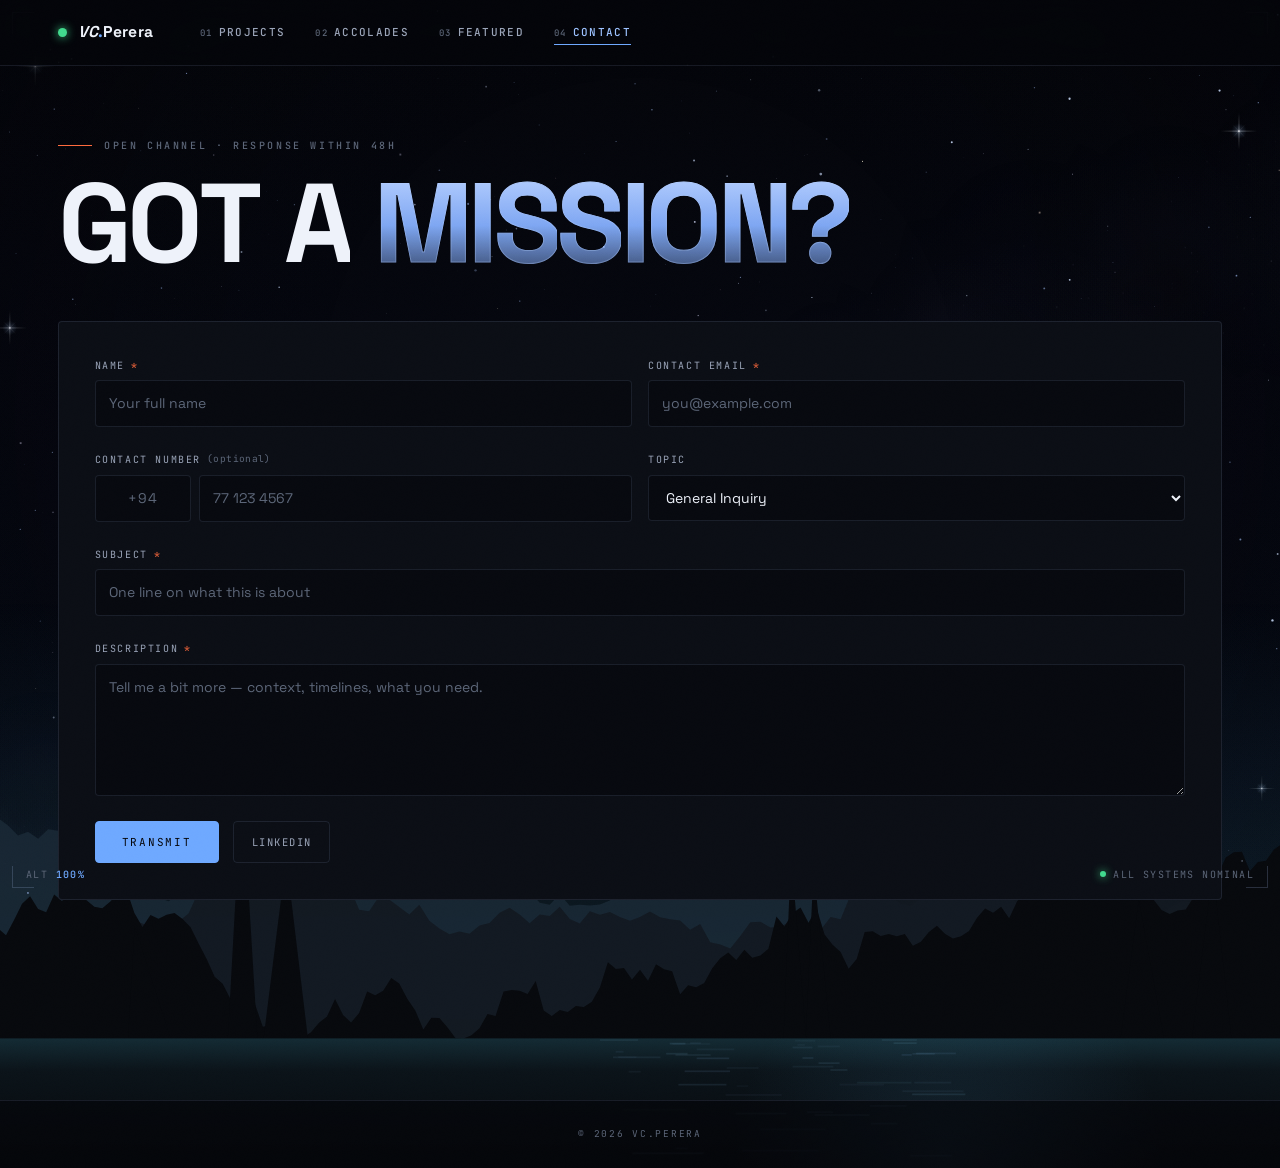
<file: contact/index.html>
<!DOCTYPE html>
<html lang="en">
<head>
<meta charset="UTF-8" />
<meta name="viewport" content="width=device-width, initial-scale=1.0" />
<title>Contact - VC.Perera</title>
<meta name="description" content="Get in touch with Vishal C. Perera — collaborations, opportunities, tutoring and enquiries." />
<meta name="theme-color" content="#05060a" />
<link rel="icon" href="data:image/svg+xml,%3Csvg xmlns='http://www.w3.org/2000/svg' viewBox='0 0 64 64'%3E%3Crect width='64' height='64' rx='14' fill='%2305060a'/%3E%3Ctext x='26' y='44' font-family='Space Grotesk,Segoe UI,Arial,sans-serif' font-size='30' font-weight='700' font-style='italic' fill='%23eef2fa' text-anchor='middle'%3EVC%3C/text%3E%3Ccircle cx='48' cy='44' r='4.6' fill='%236ea8ff'/%3E%3C/svg%3E" />
<script>(function(){try{if(sessionStorage.getItem("ptNav")==="1"){sessionStorage.removeItem("ptNav");document.documentElement.classList.add("pt-enter");}}catch(e){}})();</script>
<link rel="preconnect" href="https://fonts.googleapis.com">
<link rel="preconnect" href="https://fonts.gstatic.com" crossorigin>
<link href="https://fonts.googleapis.com/css2?family=Space+Grotesk:wght@300;400;500;600;700&family=JetBrains+Mono:wght@400;500;600;700&family=Caveat:wght@600;700&display=swap" rel="stylesheet">
<link rel="stylesheet" href="/assets/mission.css">
<style>
.nb-name i{font-style:italic;letter-spacing:0.01em;}
.nb-dot{color:var(--signal);}
.nav-clock{display:none !important;}

/* ---------------------------------------------------------- contact form */
.cf-single{padding-bottom:clamp(60px,10vh,120px);}

.cf-card{
  background:var(--panel);border:1px solid var(--line);border-radius:var(--radius);
  padding:clamp(20px,3vw,36px);
}
.cf-row{display:grid;grid-template-columns:1fr 1fr;gap:16px;}
@media(max-width:620px){ .cf-row{grid-template-columns:1fr;} }

.cf-field{display:flex;flex-direction:column;gap:7px;margin-bottom:18px;}
.cf-field label{
  font-family:var(--mono);font-size:10px;letter-spacing:.16em;text-transform:uppercase;
  color:var(--dim);display:flex;align-items:center;gap:6px;
}
.cf-field label .req{color:var(--burn);}
.cf-field .opt{color:var(--faint);text-transform:none;letter-spacing:.04em;font-size:9.5px;}

.cf-field input,.cf-field textarea,.cf-field select{
  width:100%;background:var(--void-2);color:var(--ink);
  border:1px solid var(--line);border-radius:var(--radius);
  padding:12px 13px;font-family:var(--sans);font-size:14px;line-height:1.5;
  transition:border-color 220ms var(--ease),box-shadow 220ms var(--ease),background 220ms var(--ease);
}
.cf-field textarea{resize:vertical;min-height:132px;}
.cf-field input:focus,.cf-field textarea:focus,.cf-field select:focus{
  outline:none;border-color:var(--signal);background:var(--panel-2);
  box-shadow:0 0 0 3px var(--signal-soft);
}
.cf-field input::placeholder,.cf-field textarea::placeholder{color:var(--faint);}
.cf-phone{display:flex;gap:8px;}
.cf-phone .cf-cc{width:96px;flex:none;text-align:center;letter-spacing:.06em;}
.cf-phone .cf-num{flex:1;min-width:0;}

.cf-field.invalid input,.cf-field.invalid textarea,.cf-field.invalid select{
  border-color:var(--burn);box-shadow:0 0 0 3px var(--burn-soft);
}
.cf-err{
  font-family:var(--mono);font-size:10.5px;color:var(--burn);
  min-height:0;opacity:0;transform:translateY(-3px);
  transition:opacity 200ms var(--ease),transform 200ms var(--ease);
}
.cf-field.invalid .cf-err{opacity:1;transform:none;}

/* honeypot - hidden from humans, tempting to bots */
.cf-hp{position:absolute;left:-9999px;width:1px;height:1px;overflow:hidden;}

.cf-actions{display:flex;align-items:center;gap:14px;flex-wrap:wrap;margin-top:6px;}
.cf-submit{
  font-family:var(--mono);font-size:11px;letter-spacing:.16em;text-transform:uppercase;
  background:var(--signal);color:var(--void);border:1px solid var(--signal);
  border-radius:var(--radius);padding:13px 26px;cursor:pointer;
  display:inline-flex;align-items:center;gap:9px;
  transition:background 260ms var(--ease),color 260ms var(--ease),border-color 260ms var(--ease);
}
.cf-submit:hover:not(:disabled){background:var(--burn);border-color:var(--burn);color:#fff;}
.cf-submit:disabled{opacity:.55;cursor:not-allowed;}
.cf-submit .spin{
  width:13px;height:13px;border:2px solid rgba(5,6,10,.3);border-top-color:var(--void);
  border-radius:50%;animation:cfspin .7s linear infinite;display:none;
}
.cf-submit.busy .spin{display:block;}
@keyframes cfspin{to{transform:rotate(360deg);}}


.cf-alert{
  border-radius:var(--radius);padding:14px 16px;margin-bottom:20px;display:none;
  font-size:13.5px;line-height:1.55;border:1px solid;
}
.cf-alert.show{display:block;}
.cf-alert.ok{background:var(--ok-soft);border-color:var(--ok);color:var(--ink);}
.cf-alert.bad{background:var(--burn-soft);border-color:var(--burn);color:var(--ink);}
.cf-alert b{color:var(--ink);}

/* ------------------------------------------------- small LinkedIn button */
.cf-linkedin{
  display:inline-flex;align-items:center;gap:8px;
  font-family:var(--mono);font-size:10.5px;letter-spacing:.14em;text-transform:uppercase;
  color:var(--dim);text-decoration:none;
  border:1px solid var(--line);border-radius:var(--radius);
  padding:12px 18px;
  transition:color 240ms var(--ease),border-color 240ms var(--ease),background 240ms var(--ease);
}
.cf-linkedin:hover{color:var(--ink);border-color:var(--signal);background:var(--signal-soft);}
</style>
</head>
<body>
<canvas id="stars" aria-hidden="true"></canvas>
<div class="pt" aria-hidden="true"><span class="pt-mark">Loading</span></div>

<header class="nav">
  <a class="nav-brand" href="/" aria-label="Home">
    <span class="sig"></span>
    <span class="nb-txt">
      <span class="nb-name"><i>VC</i><span class="nb-dot">.</span>Perera</span>
    </span>
  </a>
  <nav class="nav-links" aria-label="Primary">
    <a href="/projects" data-scramble><span class="idx">01</span>PROJECTS</a>
    <a href="/accolades" data-scramble><span class="idx">02</span>ACCOLADES</a>
    <a href="/featured" data-scramble><span class="idx">03</span>FEATURED</a>
    <a href="/contact" class="active" data-scramble><span class="idx">04</span>CONTACT</a>
  </nav>
  <span class="nav-spacer"></span>
  <div class="nav-tail">
    <button class="nav-burger" aria-label="Menu" aria-expanded="false"><span></span><span></span></button>
  </div>
</header>
<nav class="mmenu" aria-label="Mobile">
  <a href="/"><span class="idx">00</span>Home</a>
  <a href="/projects"><span class="idx">01</span>Projects</a>
  <a href="/accolades"><span class="idx">02</span>Accolades</a>
  <a href="/featured"><span class="idx">03</span>Featured</a>
  <a href="/contact"><span class="idx">04</span>Contact</a>
  <div class="mmeta">VC.PERERA // MISSION CONTROL // 2026</div>
</nav>

<div class="hud" aria-hidden="true">
  <span class="hud-corner tl"></span><span class="hud-corner tr"></span>
  <span class="hud-corner bl"></span><span class="hud-corner br"></span>
  <span class="hud-alt" data-alt>ALT <b>000%</b></span>
  <span class="hud-sys"><span class="blip"></span>ALL SYSTEMS NOMINAL</span>
</div>

<div class="site">
<section class="page-hero">
  <div class="ph-kicker" data-reveal="fade">
    <span class="tick"></span>
    <span class="mlabel">OPEN CHANNEL · RESPONSE WITHIN 48H</span>
  </div>
  <h1><span data-split="chars" data-split-step="20">GOT A</span> <span class="ghost" data-split="chars" data-split-step="20" data-split-delay="240">MISSION?</span></h1>
</section>

<div class="page-wrap">
  <div class="cf-single">
    <div class="cf-card">
      <div class="cf-alert ok"   id="cf-ok"   role="status" aria-live="polite"></div>
      <div class="cf-alert bad"  id="cf-bad"  role="alert"  aria-live="assertive"></div>

      <form id="cf-form" novalidate>
        <div class="cf-row">
          <div class="cf-field" id="f-name">
            <label for="in-name">Name <span class="req">*</span></label>
            <input id="in-name" name="name" type="text" autocomplete="name" placeholder="Your full name" required>
            <span class="cf-err"></span>
          </div>
          <div class="cf-field" id="f-email">
            <label for="in-email">Contact Email <span class="req">*</span></label>
            <input id="in-email" name="email" type="email" autocomplete="email" placeholder="you@example.com" required>
            <span class="cf-err"></span>
          </div>
        </div>

        <div class="cf-row">
          <div class="cf-field" id="f-phone">
            <label for="in-phone">Contact Number <span class="opt">(optional)</span></label>
            <div class="cf-phone">
              <input id="in-cc" name="country_code" type="tel" inputmode="tel" autocomplete="tel-country-code"
                     class="cf-cc" placeholder="+94" aria-label="Country code" maxlength="6">
              <input id="in-phone" name="phone" type="tel" inputmode="tel" autocomplete="tel-national"
                     class="cf-num" placeholder="77 123 4567">
            </div>
            <span class="cf-err"></span>
          </div>
          <div class="cf-field" id="f-topic">
            <label for="in-topic">Topic</label>
            <select id="in-topic" name="topic">
              <option>General Inquiry</option>
              <option>Collaboration / Partnership</option>
              <option>Tutoring</option>
              <option>Opportunity / Hiring</option>
              <option>Other</option>
            </select>
            <span class="cf-err"></span>
          </div>
        </div>

        <div class="cf-field" id="f-subject">
          <label for="in-subject">Subject <span class="req">*</span></label>
          <input id="in-subject" name="subject" type="text" placeholder="One line on what this is about" required>
          <span class="cf-err"></span>
        </div>

        <div class="cf-field" id="f-message">
          <label for="in-message">Description <span class="req">*</span></label>
          <textarea id="in-message" name="message" placeholder="Tell me a bit more — context, timelines, what you need." required></textarea>
          <span class="cf-err"></span>
        </div>

        <!-- bot trap: hidden from people, so anything filled in here is spam -->
        <div class="cf-hp" aria-hidden="true">
          <label for="in-company">Company</label>
          <input id="in-company" name="company" type="text" tabindex="-1" autocomplete="off">
        </div>

        <div class="cf-actions">
          <button class="cf-submit" type="submit" id="cf-send">
            <span class="spin" aria-hidden="true"></span>
            <span class="cf-send-txt">Transmit</span>
          </button>
          <a class="cf-linkedin" href="https://www.linkedin.com/in/vc-perera/" target="_blank" rel="noopener">LinkedIn</a>
        </div>
      </form>
    </div>



  </div>
</div>
</div>

<footer class="footer">
  <span>&copy; <span id="yr"></span> VC.PERERA</span>
</footer>

<noscript><style>
  [data-reveal]{opacity:1 !important;transform:none !important;filter:none !important;}
  .pt{display:none !important;} .sp-i{transform:none !important;}
</style></noscript>

<script src="/assets/mission.js"></script>
<script src="/assets/space-bg.js" defer></script>
<script>document.getElementById("yr").textContent=new Date().getFullYear();</script>

<script>
/* =====================================================================
   CONTACT FORM  -  submissions are emailed via Web3Forms.
   ---------------------------------------------------------------------
   accessKey MUST be set, otherwise Web3Forms rejects every submission
   and visitors get the error state. Get a key (no account needed) at
   https://web3forms.com - it is emailed to you.
   ===================================================================== */
const CONTACT_CONFIG = {
  endpoint:  "https://api.web3forms.com/submit",
  provider:  "web3forms",
  accessKey: "665776b8-58d2-40a5-8d49-13a8ca107bfd",
  subjectPrefix: "[Portfolio] "
};

(function(){
  const form = document.getElementById("cf-form");
  const btn  = document.getElementById("cf-send");
  const okBox= document.getElementById("cf-ok");
  const badBox=document.getElementById("cf-bad");

  const RULES = {
    name:    v => v.trim().length >= 2            || "Please enter your name.",
    email:   v => /^[^\s@]+@[^\s@]+\.[^\s@]{2,}$/.test(v.trim()) || "Enter a valid email address.",
    subject: v => v.trim().length >= 3            || "Give your message a subject.",
    message: v => v.trim().length >= 10           || "Please add a little more detail (10+ characters)."
  };

  // Phone is optional, but if a number is entered we require the country code
  // too — so international contacts are always reachable.
  function validatePhoneGroup(){
    const ccEl = form.elements.country_code, numEl = form.elements.phone;
    const cc = ccEl.value.trim(), num = numEl.value.trim();
    let msg = null, bad = null;
    if(num !== ""){
      if(!/^[()\-\s\d]{4,}$/.test(num)){ msg = "That doesn't look like a valid number."; bad = numEl; }
      else if(cc === ""){ msg = "Add your country code (e.g. +94)."; bad = ccEl; }
      else if(!/^\+?\d{1,4}$/.test(cc.replace(/\s/g,""))){ msg = "Enter a valid country code (e.g. +94)."; bad = ccEl; }
    }
    setError("phone", msg);
    return bad;
  }

  function fieldOf(name){ return document.getElementById("f-"+name); }

  function setError(name,msg){
    const f = fieldOf(name); if(!f) return;
    const el = f.querySelector(".cf-err");
    if(msg){ f.classList.add("invalid"); el.textContent = msg;
             f.querySelector("input,textarea").setAttribute("aria-invalid","true"); }
    else   { f.classList.remove("invalid"); el.textContent = "";
             const c=f.querySelector("input,textarea"); if(c) c.removeAttribute("aria-invalid"); }
  }

  function validate(){
    let firstBad = null;
    for(const key in RULES){
      const input = form.elements[key]; if(!input) continue;
      const res = RULES[key](input.value);
      if(res !== true){ setError(key,res); if(!firstBad) firstBad = input; }
      else setError(key,null);
    }
    const phoneBad = validatePhoneGroup();
    if(phoneBad && !firstBad) firstBad = phoneBad;
    return firstBad;
  }

  // clear a field's error as soon as the user fixes it
  Object.keys(RULES).forEach(key=>{
    const input = form.elements[key]; if(!input) return;
    input.addEventListener("input", ()=>{
      if(fieldOf(key).classList.contains("invalid") && RULES[key](input.value)===true) setError(key,null);
    });
  });
  ["country_code","phone"].forEach(n=>{
    const el = form.elements[n]; if(!el) return;
    el.addEventListener("input", ()=>{ if(fieldOf("phone").classList.contains("invalid")) validatePhoneGroup(); });
  });

  function busy(on){
    btn.disabled = on;
    btn.classList.toggle("busy", on);
    btn.querySelector(".cf-send-txt").textContent = on ? "Transmitting…" : "Transmit";
  }

  form.addEventListener("submit", async e=>{
    e.preventDefault();
    okBox.classList.remove("show"); badBox.classList.remove("show");

    // silent bot rejection
    if(form.elements.company && form.elements.company.value.trim() !== ""){
      okBox.textContent = "Thanks — your message has been sent.";
      okBox.classList.add("show"); form.reset(); return;
    }

    const bad = validate();
    if(bad){ bad.focus(); bad.scrollIntoView({block:"center",behavior:"smooth"}); return; }

    const data = {
      name:    form.elements.name.value.trim(),
      email:   form.elements.email.value.trim(),
      phone:   (function(){ var cc=form.elements.country_code.value.trim(), n=form.elements.phone.value.trim(); return n ? ((cc?cc+" ":"")+n) : "—"; })(),
      topic:   form.elements.topic.value,
      subject: CONTACT_CONFIG.subjectPrefix + form.elements.subject.value.trim(),
      message: form.elements.message.value.trim()
    };

    busy(true);
    try{
      const body = CONTACT_CONFIG.provider === "web3forms"
        ? Object.assign({
            access_key: CONTACT_CONFIG.accessKey,
            from_name : data.name,
            replyto   : data.email,   // hitting Reply in your inbox answers the sender
            botcheck  : ""            // Web3Forms' own spam trap
          }, data)
        : data;

      const res = await fetch(CONTACT_CONFIG.endpoint,{
        method:"POST",
        headers:{ "Content-Type":"application/json", "Accept":"application/json" },
        body: JSON.stringify(body)
      });

      if(res.ok){
        form.reset();
        okBox.innerHTML = "<b>Message sent.</b> Thanks for reaching out — I'll get back to you within 48 hours.";
        okBox.classList.add("show");
        okBox.scrollIntoView({block:"center",behavior:"smooth"});
      }else{
        throw new Error("HTTP "+res.status);
      }
    }catch(err){
      badBox.innerHTML = "<b>That didn't go through.</b> Please try again, or reach me on " +
                         "<a href='https://www.linkedin.com/in/vc-perera/' target='_blank' rel='noopener' style='color:var(--signal)'>LinkedIn</a>.";
      badBox.classList.add("show");
      console.error("[contact] submit failed:", err);
    }finally{
      busy(false);
    }
  });
})();
</script>

<script>
(function(){
  requestAnimationFrame(()=>requestAnimationFrame(()=>{
    document.querySelectorAll(".page-hero [data-split]").forEach(el=>el.classList.add("sp-run"));
  }));
})();
</script>
</body>
</html>
</file>
<file: assets/mission.css>
:root{

  --void:#05060a;
  --void-2:#07090f;
  --panel:#0b0e15;
  --panel-2:#10141d;
  --panel-3:#161b26;
  --line:rgba(150,172,216,0.13);
  --line-2:rgba(150,172,216,0.26);
  --ink:#eef2fa;
  --dim:#9aa4b8;
  --faint:#5c6678;
  --signal:#6ea8ff;
  --signal-2:#9cc2ff;
  --signal-soft:rgba(110,168,255,0.13);
  --signal-glow:rgba(110,168,255,0.45);
  --burn:#ff6a3d;
  --burn-soft:rgba(255,106,61,0.15);
  --ok:#41d98d;
  --ok-soft:rgba(65,217,141,0.14);
  --module:#f4f6fa;
  --module-line:#dfe5ee;

  --sans:'Space Grotesk',-apple-system,BlinkMacSystemFont,'Segoe UI',Roboto,Helvetica,Arial,sans-serif;
  --mono:'JetBrains Mono',ui-monospace,'SF Mono',SFMono-Regular,Menlo,Consolas,monospace;
  --hand:'Caveat',cursive;

  --ease:cubic-bezier(0.65,0.05,0,1);
  --ease-out:cubic-bezier(0.22,1,0.36,1);
  --fast:280ms; --med:600ms; --slow:1000ms;

  --gutter:clamp(20px,4.5vw,64px);
  --nav-h:66px;
  --radius:4px;
}

*,*::before,*::after{margin:0;padding:0;box-sizing:border-box;}
html{scroll-behavior:smooth;}
@media (prefers-reduced-motion:reduce){ html{scroll-behavior:auto;} }
html,body{background:var(--void);}
/* Clip stray horizontal overflow WITHOUT creating a scroll container:
   overflow-x:hidden on body would (now that html is non-visible) turn body
   into the scroll container and break every position:sticky pin. 'clip'
   never does. Older browsers fall back to the original hidden-on-body. */
html{overflow-x:clip;}
body{
  color:var(--ink);font-family:var(--sans);line-height:1.55;
  -webkit-font-smoothing:antialiased;text-rendering:optimizeLegibility;
  min-height:100vh;overflow-x:hidden;overflow-x:clip;
  /* Sticky footer: .site grows to fill, so the footer is pushed to the
     bottom of the page instead of stopping mid-screen on short pages.
     Only .site and .footer are in normal flow (nav/hud/scenery are fixed
     or absolute), so this lays out just those two. */
  display:flex;flex-direction:column;
}
::selection{background:var(--burn);color:#fff;}
a{color:inherit;}
img{max-width:100%;display:block;}
button{font-family:inherit;}
:focus-visible{outline:2px solid var(--signal);outline-offset:3px;border-radius:2px;}

body::after{
  content:"";position:fixed;inset:-50%;z-index:9990;pointer-events:none;
  background-image:url("data:image/svg+xml,%3Csvg xmlns='http://www.w3.org/2000/svg' width='240' height='240'%3E%3Cfilter id='n'%3E%3CfeTurbulence type='fractalNoise' baseFrequency='0.9' numOctaves='2' stitchTiles='stitch'/%3E%3C/filter%3E%3Crect width='100%25' height='100%25' filter='url(%23n)' opacity='0.5'/%3E%3C/svg%3E");
  opacity:0.05;mix-blend-mode:overlay;animation:grain 0.9s steps(2) infinite;
}
@keyframes grain{
  0%{transform:translate(0,0);}25%{transform:translate(-2%,3%);}
  50%{transform:translate(3%,-2%);}75%{transform:translate(-3%,-3%);}100%{transform:translate(2%,2%);}
}
@media (prefers-reduced-motion:reduce){ body::after{animation:none;} }

#stars{position:fixed;inset:0;z-index:0;pointer-events:none;display:block;}
.site{position:relative;z-index:1;flex:1 0 auto;}   /* grow to push footer down */

.hud{position:fixed;inset:0;z-index:80;pointer-events:none;font-family:var(--mono);}
.hud-corner{position:fixed;width:22px;height:22px;border:1px solid var(--line-2);opacity:0.9;}
.hud-corner.tl{top:12px;left:12px;border-right:0;border-bottom:0;}
.hud-corner.tr{top:12px;right:12px;border-left:0;border-bottom:0;}
.hud-corner.bl{bottom:12px;left:12px;border-right:0;border-top:0;}
.hud-corner.br{bottom:12px;right:12px;border-left:0;border-top:0;}
.hud-alt{position:fixed;bottom:18px;left:26px;font-size:10px;letter-spacing:0.14em;color:var(--faint);}
.hud-alt b{color:var(--signal);font-weight:500;}
.hud-sys{position:fixed;bottom:18px;right:26px;font-size:10px;letter-spacing:0.14em;color:var(--faint);
  display:flex;align-items:center;gap:7px;}
.hud-sys .blip{width:6px;height:6px;border-radius:50%;background:var(--ok);
  box-shadow:0 0 8px var(--ok);animation:blip 1.6s ease-in-out infinite;}
@keyframes blip{0%,100%{opacity:1;}50%{opacity:0.25;}}
@media (max-width:820px){ .hud{display:none;} }

.nav{
  position:fixed;top:0;left:0;right:0;z-index:100;height:var(--nav-h);
  display:flex;align-items:center;gap:26px;padding:0 var(--gutter);
  background:color-mix(in srgb,var(--void) 78%,transparent);
  -webkit-backdrop-filter:blur(14px) saturate(140%);backdrop-filter:blur(14px) saturate(140%);
  border-bottom:1px solid var(--line);
  transition:transform 420ms var(--ease);
}
.nav.nav-hidden{transform:translateY(-101%);}
.nav-brand{display:flex;align-items:center;gap:11px;text-decoration:none;flex:none;}
.nav-brand .sig{width:9px;height:9px;flex:none;border-radius:50%;background:var(--ok);
  box-shadow:0 0 10px var(--ok);animation:blip 2.2s ease-in-out infinite;}
.nav-brand .nb-txt{display:flex;flex-direction:column;line-height:1.12;}
.nav-brand .nb-name{font-weight:700;font-size:0.98rem;letter-spacing:0.02em;}
.nav-brand .nb-sub{font-family:var(--mono);font-size:8.5px;letter-spacing:0.3em;color:var(--faint);text-transform:uppercase;}
.nav-links{display:flex;gap:4px;margin-left:8px;}
.nav-links a{
  position:relative;text-decoration:none;font-family:var(--mono);font-size:11px;font-weight:500;
  letter-spacing:0.12em;text-transform:uppercase;color:var(--dim);padding:9px 13px;
  transition:color var(--fast) ease;
}
.nav-links a .idx{color:var(--faint);margin-right:6px;font-size:9px;}
.nav-links a::after{content:"";position:absolute;left:13px;right:13px;bottom:5px;height:1px;
  background:var(--signal);transform:scaleX(0);transform-origin:right;transition:transform 340ms var(--ease);}
.nav-links a:hover{color:var(--ink);}
.nav-links a:hover::after{transform:scaleX(1);transform-origin:left;}
.nav-links a.active{color:var(--signal-2);}
.nav-links a.active::after{transform:scaleX(1);}
.nav-spacer{flex:1;}
.nav-tail{display:flex;align-items:center;gap:18px;flex:none;}
.nav-stats{display:flex;gap:14px;font-family:var(--mono);font-size:10px;letter-spacing:0.1em;color:var(--faint);}
.nav-stats .ns{display:flex;align-items:center;gap:6px;white-space:nowrap;}
.nav-stats .ns svg{width:12px;height:12px;color:var(--signal);}
.nav-stats .num{color:var(--ink);font-weight:600;}
.nav-stats .num.loading{opacity:0.4;}
.nav-clock{font-family:var(--mono);font-size:10px;letter-spacing:0.14em;color:var(--dim);white-space:nowrap;}
.nav-clock b{color:var(--signal);font-weight:500;}
@media (max-width:1080px){ .nav-stats{display:none;} }
@media (max-width:920px){ .nav-clock{display:none;} }

.nav-burger{display:none;appearance:none;background:none;border:0;cursor:pointer;
  width:40px;height:40px;position:relative;flex:none;z-index:130;}
.nav-burger span{position:absolute;left:8px;right:8px;height:1.5px;background:var(--ink);
  transition:transform 380ms var(--ease),opacity 200ms ease,top 380ms var(--ease);}
.nav-burger span:nth-child(1){top:15px;}
.nav-burger span:nth-child(2){top:23px;}
body.menu-open .nav-burger span:nth-child(1){top:19px;transform:rotate(45deg);}
body.menu-open .nav-burger span:nth-child(2){top:19px;transform:rotate(-45deg);}
@media (max-width:720px){
  .nav-links{display:none;}
  .nav-burger{display:block;}
}
.mmenu{position:fixed;inset:0;z-index:120;background:color-mix(in srgb,var(--void) 92%,transparent);
  -webkit-backdrop-filter:blur(18px);backdrop-filter:blur(18px);
  display:flex;flex-direction:column;justify-content:center;justify-content:safe center;padding:calc(var(--nav-h) + 10px) var(--gutter) 24px;
  overflow-y:auto;opacity:0;pointer-events:none;transition:opacity 380ms ease;}
body.menu-open .mmenu{opacity:1;pointer-events:auto;}
.mmenu a{
  text-decoration:none;font-size:clamp(2rem,9vw,3.2rem);font-weight:700;letter-spacing:-0.02em;
  padding:14px 0;border-bottom:1px solid var(--line);color:var(--ink);
  display:flex;align-items:baseline;gap:16px;
  opacity:0;transform:translateY(26px);transition:opacity 500ms var(--ease),transform 500ms var(--ease);
}
.mmenu a .idx{font-family:var(--mono);font-size:11px;color:var(--burn);letter-spacing:0.2em;}
body.menu-open .mmenu a{opacity:1;transform:none;}
body.menu-open .mmenu a:nth-child(1){transition-delay:60ms;}
body.menu-open .mmenu a:nth-child(2){transition-delay:130ms;}
body.menu-open .mmenu a:nth-child(3){transition-delay:200ms;}
body.menu-open .mmenu a:nth-child(4){transition-delay:270ms;}
.mmenu .mmeta{margin-top:34px;font-family:var(--mono);font-size:10px;letter-spacing:0.2em;
  color:var(--faint);text-transform:uppercase;opacity:0;transition:opacity 500ms ease 380ms;}
body.menu-open .mmenu .mmeta{opacity:1;}

.cur-dot,.cur-ring{position:fixed;top:0;left:0;z-index:9999;pointer-events:none;
  border-radius:50%;will-change:transform;}
.cur-dot{width:6px;height:6px;background:var(--signal);margin:-3px 0 0 -3px;}
.cur-ring{
  width:38px;height:38px;margin:-19px 0 0 -19px;border:1px solid var(--signal-glow);
  display:flex;align-items:center;justify-content:center;
  transition:width 320ms var(--ease-out),height 320ms var(--ease-out),margin 320ms var(--ease-out),
    background 320ms ease,border-color 320ms ease,opacity 260ms ease;
}
.cur-ring .cur-label{
  font-family:var(--mono);font-size:9px;font-weight:600;letter-spacing:0.22em;color:var(--void);
  opacity:0;transform:scale(0.6);transition:opacity 200ms ease,transform 260ms var(--ease-out);
  text-transform:uppercase;white-space:nowrap;
}
.cur-ring.is-hover{width:56px;height:56px;margin:-28px 0 0 -28px;border-color:var(--signal);}
.cur-ring.is-label{width:74px;height:74px;margin:-37px 0 0 -37px;background:var(--signal);border-color:var(--signal);}
.cur-ring.is-label .cur-label{opacity:1;transform:scale(1);}
.cur-hidden .cur-dot,.cur-hidden .cur-ring{opacity:0;}
body.has-cursor,body.has-cursor *{cursor:none !important;}
@media (hover:none),(pointer:coarse){ .cur-dot,.cur-ring{display:none;} }

.pt{display:none;}

body.pt-exiting .site{
  transition:transform 460ms cubic-bezier(0.55,0,1,0.45),opacity 360ms ease;
  transform:translateY(72px);opacity:0;pointer-events:none;}

html.pt-enter .site{transform:translateY(-40px);opacity:0;}
html.pt-enter.pt-leave .site{
  transition:transform 720ms cubic-bezier(0.22,1,0.36,1),opacity 580ms ease;
  transform:none;opacity:1;}

.mlabel{font-family:var(--mono);font-size:10px;font-weight:500;letter-spacing:0.26em;
  text-transform:uppercase;color:var(--faint);}
.mlabel .hash{color:var(--burn);}
.sec-head{display:flex;align-items:center;gap:16px;margin-bottom:clamp(30px,5vw,54px);}
.sec-head .si{font-family:var(--mono);font-size:11px;font-weight:600;letter-spacing:0.2em;color:var(--burn);}
.sec-head .sl{font-family:var(--mono);font-size:11px;font-weight:500;letter-spacing:0.3em;
  text-transform:uppercase;color:var(--dim);white-space:nowrap;}
.sec-head .rule{flex:1;height:1px;background:var(--line);position:relative;overflow:hidden;}
.sec-head .rule::after{content:"";position:absolute;inset:0;background:var(--line-2);
  transform:scaleX(0);transform-origin:left;transition:transform 1.4s var(--ease) 200ms;}
.sec-head.is-inview .rule::after{transform:scaleX(1);}
.sec-title{
  font-size:clamp(1.1rem,3vw,2.3rem);font-weight:700;letter-spacing:-0.035em;line-height:0.98;
  text-transform:uppercase;margin-bottom:clamp(24px,3.5vh,38px);
}
.sec-title .thin{font-weight:300;color:var(--dim);}

.mbtn{
  --btn-ink:var(--ink);
  position:relative;z-index:0;display:inline-flex;align-items:center;gap:10px;overflow:hidden;
  font-family:var(--mono);font-size:11px;font-weight:600;letter-spacing:0.2em;text-transform:uppercase;
  color:var(--btn-ink);text-decoration:none;background:transparent;border:1px solid var(--line-2);
  padding:15px 26px;cursor:pointer;border-radius:2px;
  transition:color 340ms var(--ease),border-color 340ms ease,transform 340ms var(--ease-out);
  clip-path:polygon(0 0,calc(100% - 12px) 0,100% 12px,100% 100%,0 100%);
}
.mbtn::before{content:"";position:absolute;inset:0;background:var(--signal);z-index:-1;
  transform:scaleY(0);transform-origin:bottom;transition:transform 380ms var(--ease);}
.mbtn:hover{color:var(--void);border-color:var(--signal);}
.mbtn:hover::before{transform:scaleY(1);}
.mbtn svg{width:14px;height:14px;flex:none;transition:transform 340ms var(--ease);}
.mbtn:hover svg{transform:translateX(4px);}
.mbtn.solid{background:var(--signal);color:var(--void);border-color:var(--signal);}
.mbtn.solid::before{background:var(--burn);}
.mbtn.solid:hover{border-color:var(--burn);color:#fff;}
.mbtn.ghost-burn::before{background:var(--burn);}
.mbtn.ghost-burn:hover{border-color:var(--burn);color:#fff;}

.alink{display:inline-flex;align-items:center;gap:9px;text-decoration:none;
  font-family:var(--mono);font-size:11px;font-weight:600;letter-spacing:0.2em;text-transform:uppercase;
  color:var(--signal-2);}
.alink svg{width:14px;height:14px;transition:transform 300ms var(--ease);}
.alink:hover svg{transform:translateX(5px);}

[data-reveal]{opacity:0;transform:translateY(30px);filter:blur(5px);
  transition:opacity 0.9s var(--ease),transform 0.9s var(--ease),filter 0.9s var(--ease);
  transition-delay:var(--rd,0ms);will-change:opacity,transform,filter;}
[data-reveal].is-inview{opacity:1;transform:none;filter:none;}
[data-reveal="fade"]{transform:none;}
[data-reveal="left"]{transform:translateX(-40px);}
[data-reveal="right"]{transform:translateX(40px);}
[data-reveal="scale"]{transform:scale(0.92);}

.sp-w{display:inline-block;overflow:hidden;vertical-align:top;}
.sp-i{display:inline-block;transform:translateY(115%) rotate(4deg);
  transition:transform 0.9s var(--ease);transition-delay:var(--sd,0ms);will-change:transform;}
.is-inview .sp-i,.sp-run .sp-i{transform:none;}
@media (prefers-reduced-motion:reduce){
  [data-reveal]{opacity:1;transform:none;filter:none;transition:none;}
  .sp-i{transform:none;transition:none;}
}

.mq{overflow:hidden;border-top:1px solid var(--line);border-bottom:1px solid var(--line);
  padding:18px 0;position:relative;background:color-mix(in srgb,var(--panel) 55%,transparent);}
.mq-track{display:flex;gap:0;width:max-content;will-change:transform;}
.mq-seg{display:flex;align-items:center;flex:none;}
.mq-seg span{font-family:var(--mono);font-size:clamp(0.8rem,1.6vw,1.05rem);font-weight:500;
  letter-spacing:0.3em;text-transform:uppercase;color:var(--dim);white-space:nowrap;padding:0 28px;}
.mq-seg .star{color:#ffd24a;font-size:1.05em;padding:0;display:inline-block;transform-origin:center;
  text-shadow:0 0 6px rgba(255,210,74,0.5);animation:starTwinkle 2.6s ease-in-out infinite;}
.mq-seg .star:nth-child(4n){animation-delay:-1.3s;}
.mq-seg .star:nth-child(4n+2){animation-delay:-0.6s;}
@keyframes starTwinkle{
  0%,100%{opacity:0.4;transform:scale(0.72);text-shadow:0 0 3px rgba(255,210,74,0.3);}
  50%{opacity:1;transform:scale(1.2);text-shadow:0 0 11px rgba(255,214,90,0.9);}
}
@media (prefers-reduced-motion:reduce){ .mq{display:none;} }

.page-hero{padding:calc(var(--nav-h) + clamp(44px,8vh,90px)) var(--gutter) clamp(26px,4vh,44px);
  position:relative;overflow:visible;}
.page-hero .ph-kicker{margin-bottom:18px;display:flex;align-items:center;gap:12px;}
.ph-kicker .hero-quote{margin-left:auto;margin-bottom:0;min-height:unset;}
.page-hero .ph-kicker .tick{width:34px;height:1px;background:var(--burn);}
.page-hero h1{
  font-size:clamp(2.8rem,9.5vw,7rem);font-weight:700;letter-spacing:-0.04em;line-height:0.92;
  text-transform:uppercase;
}
.page-hero h1 .ghost{
  color:transparent;-webkit-text-fill-color:transparent;
  background:linear-gradient(180deg,#b6d0ff 0%,#7ea6f2 52%,rgba(126,166,242,0.42) 100%);
  -webkit-background-clip:text;background-clip:text;
  -webkit-text-stroke:1px rgba(182,208,255,0.34);
}
.page-hero h1 .ghost .sp-i{
  background:linear-gradient(180deg,#b6d0ff 0%,#7ea6f2 52%,rgba(126,166,242,0.42) 100%);
  -webkit-background-clip:text;background-clip:text;
  color:transparent;-webkit-text-fill-color:transparent;
  -webkit-text-stroke:1px rgba(182,208,255,0.34);
}
.ph-meta{display:flex;align-items:flex-end;justify-content:space-between;gap:28px;flex-wrap:wrap;
  margin-top:clamp(24px,4vh,40px);}
.hero-quote{font-family:var(--hand);font-weight:600;font-size:clamp(1.15rem,2.2vw,1.5rem);
  line-height:1.3;color:var(--dim);text-align:right;min-height:1.4em;}
.hero-quote .q-grey{color:var(--faint);}
.hero-quote .q-cursor{display:inline-block;width:2px;height:1.02em;margin-left:3px;
  background:var(--burn);vertical-align:-0.15em;animation:q-blink 900ms step-end infinite;}
@keyframes q-blink{50%{opacity:0;}}
@media (prefers-reduced-motion:reduce){ .hero-quote .q-cursor{animation:none;opacity:0;} }
@media (max-width:760px){ .hero-quote{text-align:left;} .ph-meta{align-items:flex-start;} }

.filter-row{display:flex;align-items:center;gap:10px;flex-wrap:wrap;position:relative;z-index:30;}
.dd-stack{display:flex;gap:10px;flex-wrap:wrap;}
.dd{position:relative;}
.dd-btn{
  appearance:none;display:inline-flex;align-items:center;gap:10px;cursor:pointer;
  background:color-mix(in srgb,var(--panel) 80%,transparent);border:1px solid var(--line-2);color:var(--ink);
  font-family:var(--mono);font-size:10.5px;font-weight:500;letter-spacing:0.14em;text-transform:uppercase;
  padding:11px 14px;border-radius:2px;min-width:190px;white-space:nowrap;
  transition:border-color var(--fast) ease,background var(--fast) ease;
  clip-path:polygon(0 0,calc(100% - 9px) 0,100% 9px,100% 100%,0 100%);
}
.dd-btn:hover{border-color:var(--signal);}
.dd-btn.has-value{border-color:var(--burn);}
.dd-btn.has-value .dd-val{color:var(--burn);}
.dd-btn .dd-lead{color:var(--faint);font-size:9px;letter-spacing:0.24em;}
.dd-btn .dd-val{color:var(--signal-2);font-weight:600;margin-left:auto;}
.dd-btn svg.chev{width:12px;height:12px;color:var(--dim);transition:transform 300ms var(--ease);flex:none;}
.dd.open .dd-btn svg.chev{transform:rotate(180deg);}
.dd-menu{
  position:absolute;top:calc(100% + 8px);left:0;min-width:100%;max-width:300px;max-height:360px;
  overflow-y:auto;background:var(--panel-2);border:1px solid var(--line-2);border-radius:3px;
  box-shadow:0 24px 60px rgba(0,0,0,0.65);padding:6px;z-index:50;
  opacity:0;transform:translateY(-8px);pointer-events:none;
  transition:opacity 260ms var(--ease-out),transform 260ms var(--ease-out);
}
.dd.open .dd-menu{opacity:1;transform:none;pointer-events:auto;}
.dd-opt{display:flex;align-items:center;justify-content:space-between;gap:10px;padding:9px 11px;
  border-radius:2px;font-family:var(--mono);font-size:10.5px;letter-spacing:0.08em;color:var(--dim);
  cursor:pointer;transition:background var(--fast) ease,color var(--fast) ease;white-space:nowrap;}
.dd-opt:hover{background:var(--signal-soft);color:var(--ink);}
.dd-opt.selected{color:var(--signal-2);background:var(--signal-soft);}
.dd-opt .count{font-size:9.5px;color:var(--faint);font-variant-numeric:tabular-nums;}
.dd-opt .check{width:12px;height:12px;opacity:0;flex:none;color:var(--signal);}
.dd-opt.selected .check{opacity:1;}
.clear-btn{appearance:none;display:inline-flex;align-items:center;justify-content:center;
  width:38px;height:38px;flex:none;border-radius:2px;cursor:pointer;
  background:transparent;border:1px solid var(--line-2);color:var(--dim);
  transition:all var(--fast) ease;}
.clear-btn svg{width:13px;height:13px;}
.clear-btn:hover{color:var(--burn);border-color:var(--burn);}

.dd-menu.multi{min-width:290px;}
.so-hint{font-family:var(--mono);font-size:9px;letter-spacing:0.1em;color:var(--faint);
  text-transform:uppercase;padding:8px 10px 10px;border-bottom:1px solid var(--line);margin-bottom:5px;}
.so-row{display:flex;align-items:center;gap:9px;padding:8px 10px;border-radius:2px;cursor:pointer;
  font-family:var(--mono);font-size:10.5px;color:var(--dim);letter-spacing:0.05em;
  transition:background var(--fast) ease,color var(--fast) ease;}
.so-row:hover{background:var(--signal-soft);color:var(--ink);}
.so-row.on{color:var(--ink);}
.so-grip{color:var(--faint);cursor:grab;display:inline-flex;}
.so-grip svg{width:13px;height:13px;}
.so-check{width:15px;height:15px;flex:none;border:1px solid var(--line-2);border-radius:2px;
  display:inline-flex;align-items:center;justify-content:center;transition:all var(--fast) ease;}
.so-check svg{width:9px;height:9px;color:var(--void);opacity:0;}
.so-row.on .so-check{background:var(--signal);border-color:var(--signal);}
.so-row.on .so-check svg{opacity:1;}
.so-label{flex:1;min-width:0;overflow:hidden;text-overflow:ellipsis;white-space:nowrap;}
.so-count{font-size:9.5px;color:var(--faint);}
.so-row.dragging{opacity:0.35;}
.so-row.drop-target{box-shadow:inset 0 2px 0 var(--burn);}
.so-actions{display:flex;gap:6px;padding:8px 6px 4px;border-top:1px solid var(--line);margin-top:5px;}
.so-actions button{flex:1;appearance:none;background:transparent;border:1px solid var(--line-2);
  color:var(--dim);font-family:var(--mono);font-size:9px;letter-spacing:0.14em;text-transform:uppercase;
  padding:7px 4px;border-radius:2px;cursor:pointer;transition:all var(--fast) ease;}
.so-actions button:hover{color:var(--ink);border-color:var(--signal);}

.results-meta{display:block;font-family:var(--mono);font-size:10px;letter-spacing:0.22em;
  text-transform:uppercase;color:var(--faint);margin:4px 2px 22px;}
.ph-results{display:inline-flex;align-items:center;gap:6px;font-family:var(--mono);font-size:11px;
  letter-spacing:0.22em;text-transform:uppercase;color:var(--dim);}
.ph-results .ph-dot{color:var(--ok);font-weight:700;line-height:1;}

.page-wrap{padding:10px var(--gutter) 110px;position:relative;}
#render-root{transition:opacity 300ms ease;}
.grid{display:grid;grid-template-columns:1fr;gap:22px;}
@media (min-width:720px){ .grid{grid-template-columns:repeat(2,1fr);} }
@media (min-width:1120px){ .grid{grid-template-columns:repeat(3,1fr);} }

.card{
  position:relative;background:var(--panel);border:1px solid var(--line);border-radius:var(--radius);
  overflow:hidden;display:flex;flex-direction:column;
  transition:transform 500ms var(--ease-out),border-color 400ms ease,box-shadow 500ms ease;
  animation:cardIn 0.85s var(--ease) both;
}
@keyframes cardIn{from{opacity:0;transform:translateY(36px);}to{opacity:1;transform:none;}}
.grid .card:nth-child(1){animation-delay:0.02s;}  .grid .card:nth-child(2){animation-delay:0.08s;}
.grid .card:nth-child(3){animation-delay:0.14s;}  .grid .card:nth-child(4){animation-delay:0.20s;}
.grid .card:nth-child(5){animation-delay:0.26s;}  .grid .card:nth-child(6){animation-delay:0.32s;}
.grid .card:nth-child(7){animation-delay:0.38s;}  .grid .card:nth-child(8){animation-delay:0.44s;}
.grid .card:nth-child(9){animation-delay:0.50s;}  .grid .card:nth-child(n+10){animation-delay:0.56s;}
@media (prefers-reduced-motion:reduce){ .card{animation:none;} }
.card::before,.card::after{
  content:"";position:absolute;width:14px;height:14px;z-index:5;pointer-events:none;
  border:1px solid transparent;transition:border-color 400ms ease;
}
.card::before{top:7px;left:7px;border-right:0;border-bottom:0;}
.card::after{bottom:7px;right:7px;border-left:0;border-top:0;}
.card:hover{transform:translateY(-7px);border-color:var(--line-2);
  box-shadow:0 30px 70px rgba(0,0,0,0.55),0 0 0 1px var(--signal-soft);}
.card:hover::before,.card:hover::after{border-color:var(--signal);}

.thumb{position:relative;aspect-ratio:1000/772;margin:12px 12px 0;overflow:hidden;border-radius:3px;
  background:var(--panel-2);border:1px solid var(--line);}
.thumb img{position:absolute;inset:0;width:100%;height:100%;
  background:var(--panel-2);transition:transform 900ms var(--ease-out),filter 600ms ease;}
.thumb::after{content:"";position:absolute;top:0;bottom:0;left:-80%;width:55%;z-index:2;pointer-events:none;
  background:linear-gradient(100deg,transparent,rgba(160,195,255,0.14),transparent);
  transform:skewX(-18deg);transition:left 0.9s var(--ease);}
.card:hover .thumb::after{left:130%;}
.thumb .thumb-click{position:absolute;inset:0;z-index:3;background:transparent;cursor:pointer;}
.thumb.cs{border-style:dashed;border-color:var(--line-2);display:flex;align-items:center;justify-content:center;}
.cs-badge{display:inline-flex;align-items:center;gap:9px;font-family:var(--mono);font-size:10px;
  letter-spacing:0.24em;text-transform:uppercase;color:var(--faint);}
.cs-badge svg{width:16px;height:16px;opacity:0.7;}

.card-body{padding:16px 16px 14px;display:flex;flex-direction:column;flex:1;}
.card-title{font-size:0.94rem;font-weight:650;letter-spacing:-0.01em;color:var(--ink);line-height:1.32;
  margin:0;white-space:nowrap;overflow:hidden;text-overflow:ellipsis;}
.card-issuer{font-family:var(--mono);font-size:9.5px;letter-spacing:0.16em;text-transform:uppercase;
  color:var(--faint);margin-top:7px;}
.card-desc{font-size:0.82rem;color:var(--dim);line-height:1.5;margin:10px 0 12px;
  height:calc(2 * 0.82rem * 1.5);display:-webkit-box;-webkit-line-clamp:2;-webkit-box-orient:vertical;overflow:hidden;}
.card-foot{display:flex;align-items:center;justify-content:space-between;gap:10px;margin-top:auto;}
.card-tags{display:flex;flex-wrap:wrap;gap:6px;min-width:0;}
.tag{font-family:var(--mono);font-size:9px;font-weight:600;letter-spacing:0.12em;text-transform:uppercase;
  color:var(--signal-2);background:var(--signal-soft);border:1px solid transparent;
  padding:4px 9px;border-radius:2px;cursor:pointer;transition:all var(--fast) ease;white-space:nowrap;}
.tag:hover{border-color:var(--signal);color:var(--ink);}

.btn{appearance:none;font-family:var(--mono);font-size:9.5px;font-weight:600;letter-spacing:0.16em;
  text-transform:uppercase;border-radius:2px;cursor:pointer;text-decoration:none;
  display:inline-flex;align-items:center;justify-content:center;gap:6px;padding:8px 13px;flex:none;
  white-space:nowrap;transition:all var(--fast) ease;border:1px solid transparent;}
.btn svg{width:12px;height:12px;}
.btn-open,.btn-view{background:var(--signal);color:var(--void);border-color:var(--signal);}
.btn-open:hover,.btn-view:hover{background:var(--signal-2);border-color:var(--signal-2);transform:translateY(-1px);}
.btn-open[aria-disabled="true"]{opacity:0.4;cursor:not-allowed;background:var(--panel-3);
  color:var(--faint);border-color:var(--line-2);transform:none;}
.btn-verify{background:transparent;color:var(--dim);border-color:var(--line-2);}
.btn-verify:hover{color:var(--ok);border-color:var(--ok);}
.btn-verify[aria-disabled="true"]{opacity:0.4;cursor:not-allowed;}
.action-bar{display:flex;gap:8px;padding:0 16px 16px;}
.action-bar .btn{flex:1;}

.empty-state{text-align:center;padding:90px 20px;color:var(--faint);font-family:var(--mono);
  font-size:11px;letter-spacing:0.14em;text-transform:uppercase;line-height:2;}
.empty-state svg{width:44px;height:44px;opacity:0.35;margin:0 auto 18px;display:block;}

.modal-overlay{position:fixed;inset:0;z-index:900;background:rgba(3,4,7,0.9);
  -webkit-backdrop-filter:blur(14px);backdrop-filter:blur(14px);
  display:flex;align-items:center;justify-content:center;padding:30px;
  opacity:0;pointer-events:none;transition:opacity 320ms ease;}
.modal-overlay.open{opacity:1;pointer-events:auto;}
.modal-close{position:fixed;top:20px;right:22px;z-index:950;width:46px;height:46px;
  display:none;align-items:center;justify-content:center;border-radius:50%;
  background:var(--panel-2);border:1px solid var(--line-2);color:var(--dim);cursor:pointer;
  transition:all var(--fast) ease;}
.modal-close:hover{color:var(--burn);border-color:var(--burn);transform:rotate(90deg);}
.modal-close svg{width:19px;height:19px;}
.modal-doc{width:min(88vw,1000px);height:86vh;max-height:86vh;border:1px solid var(--line-2);
  border-radius:4px;background:#fff;}
.modal-overlay .modal-project,.modal-overlay .modal-doc{
  transform:translateY(26px) scale(0.985);opacity:0;
  transition:transform 480ms var(--ease),opacity 380ms ease;}
.modal-overlay.open .modal-project,.modal-overlay.open .modal-doc{transform:none;opacity:1;}

.footer{border-top:1px solid var(--line);padding:26px var(--gutter);position:relative;z-index:2;flex:0 0 auto;
  display:flex;align-items:center;justify-content:center;gap:18px;flex-wrap:wrap;
  font-family:var(--mono);font-size:9.5px;letter-spacing:0.18em;text-transform:uppercase;color:var(--faint);
  background:color-mix(in srgb,var(--void) 70%,transparent);}
.footer .f-sys{display:flex;align-items:center;gap:8px;}
.footer .f-sys .blip{width:6px;height:6px;border-radius:50%;background:var(--ok);box-shadow:0 0 8px var(--ok);
  animation:blip 1.6s ease-in-out infinite;}
.footer .social{display:flex;gap:14px;}
.footer .social a{color:var(--dim);display:inline-flex;transition:color var(--fast) ease,transform var(--fast) ease;}
.footer .social a:hover{color:var(--signal);transform:translateY(-2px);}
.footer .social svg{width:17px;height:17px;}

/* Custom scrollbar only for mouse-driven devices. Styling ::-webkit-scrollbar
   at all makes touch browsers swap their auto-hiding overlay scrollbar for a
   permanently reserved 10px gutter painted with the (near-black) track color -
   which showed up on phones as a wide black band down the right edge with no
   visible thumb. Touch devices now keep their native overlay scrollbar. */
@media (hover:hover) and (pointer:fine){
  ::-webkit-scrollbar{width:10px;height:10px;}
  ::-webkit-scrollbar-track{background:var(--void);}
  ::-webkit-scrollbar-thumb{background:var(--panel-3);border-radius:5px;border:2px solid var(--void);}
  ::-webkit-scrollbar-thumb:hover{background:var(--faint);}
}

@media (prefers-reduced-motion:reduce){
  *,*::before,*::after{animation-duration:0.01ms !important;animation-iteration-count:1 !important;
    transition-duration:0.01ms !important;}
  .cur-dot,.cur-ring,.pt{display:none !important;}
}

@media (max-width:760px){
  .page-hero{padding-top:calc(var(--nav-h) + 28px);padding-bottom:18px;}
  .ph-kicker{flex-wrap:wrap;row-gap:6px;margin-bottom:0;}
  .ph-kicker .mlabel{font-size:9px;letter-spacing:0.2em;}

  .ph-kicker .hero-quote{
    flex:1 1 100%;order:9;text-align:left;
    white-space:nowrap;overflow:hidden;
    font-size:clamp(0.72rem,3.35vw,1.02rem);line-height:1.4;
    min-height:1.5em;margin:10px 0 12px;
  }

  .page-hero h1{font-size:clamp(2.1rem,10.5vw,3.2rem);line-height:1.04;}

  .page-hero h1 > span{display:block;white-space:nowrap;}
  .ph-meta{margin-top:14px;gap:12px;}
  .filter-row{width:100%;}
  .dd-stack{width:100%;flex-direction:column;gap:10px;}
  .filter-row > .dd{flex:1 1 100%;}
  .dd-btn{width:100%;min-width:0;}
  .ph-results{font-size:10px;}
  .page-wrap{padding-bottom:72px;}
  .modal-close{top:12px;right:12px;width:42px;height:42px;}
  .footer{padding:20px var(--gutter);}
}

@media (hover:none),(pointer:coarse){
  .dd-btn,.clear-btn{min-height:44px;}
  .btn{min-height:42px;}
}
</file>
